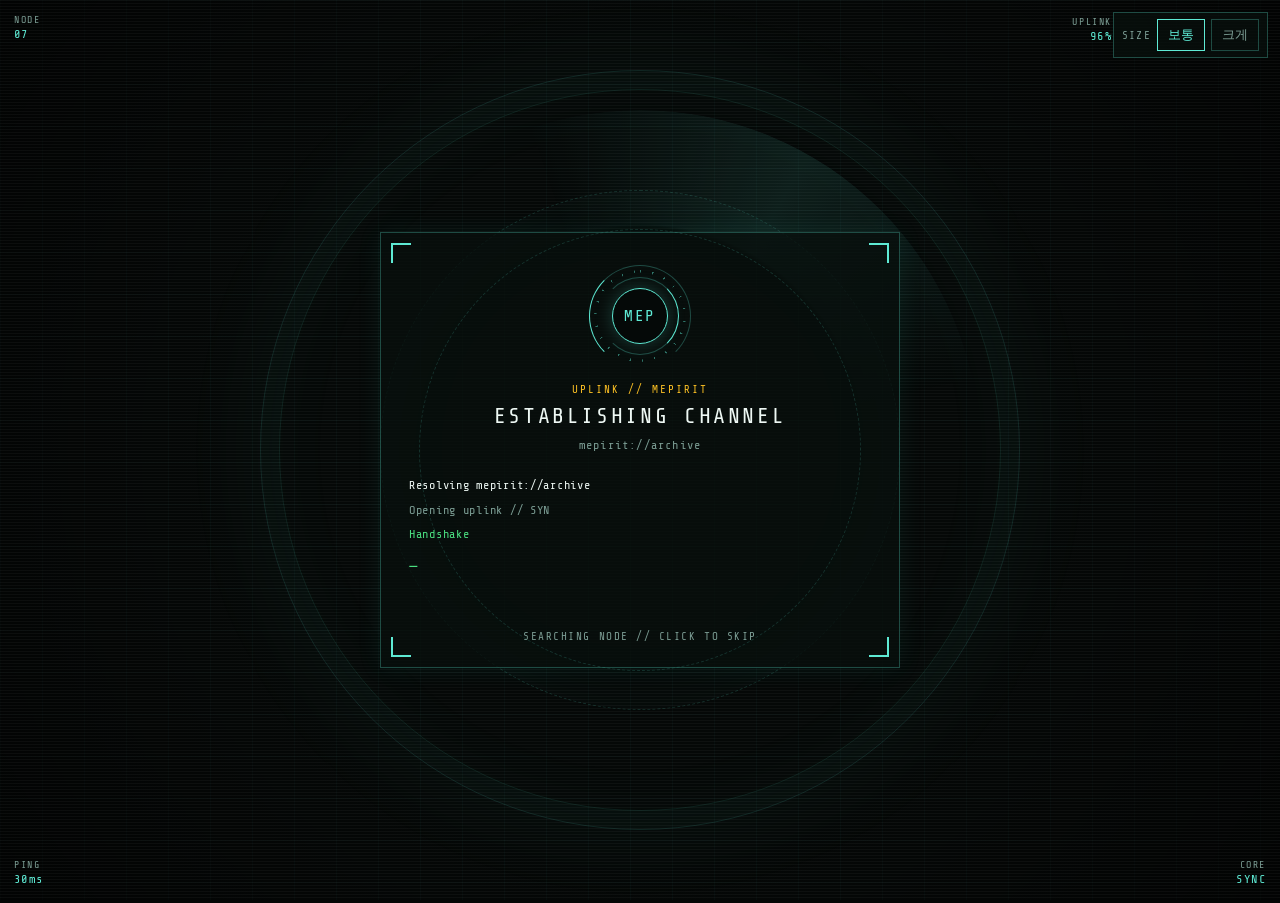
<file: index.html>
<!DOCTYPE html>
<html lang="ko">
  <head>
    <meta charset="UTF-8" />
    <meta name="viewport" content="width=device-width, initial-scale=1.0" />
    <meta name="theme-color" content="#050807" />
    <title>MEPIRIT // ARCHIVE</title>
    <link rel="preconnect" href="https://fonts.googleapis.com" />
    <link rel="preconnect" href="https://fonts.gstatic.com" crossorigin />
    <link
      href="https://fonts.googleapis.com/css2?family=Share+Tech+Mono&display=swap"
      rel="stylesheet"
    />
    <link rel="stylesheet" href="./css/style.css?v=43" />
  </head>
  <body>
    <div class="type-size type-size-float" id="typeSize" role="group" aria-label="글자 크기">
      <span>SIZE</span>
      <button type="button" data-size="normal">보통</button>
      <button type="button" data-size="large">크게</button>
    </div>

    <div class="fx-mood" aria-hidden="true"></div>
    <div class="fx-grid" aria-hidden="true"></div>
    <div class="fx-vignette" aria-hidden="true"></div>
    <div class="fx-scanlines" aria-hidden="true"></div>
    <div class="fx-glitch" id="glitch" aria-hidden="true"></div>
    <div class="node-orbit-layer" aria-hidden="true">
      <span class="node-orbit"></span>
      <span class="node-orbit is-slow"></span>
      <span class="node-sweep"></span>
    </div>
    <div class="node-chips" aria-hidden="true">
      <p class="node-chip node-chip-tl"><span>NODE</span><strong>07</strong></p>
      <p class="node-chip node-chip-tr"><span>UPLINK</span><strong id="hudUplink">98%</strong></p>
      <p class="node-chip node-chip-bl"><span>PING</span><strong id="hudPing">16ms</strong></p>
      <p class="node-chip node-chip-br"><span>CORE</span><strong id="hudCore">SYNC</strong></p>
    </div>

    <section class="gate-screen is-on" id="screenLogin" aria-label="로그인">
      <div class="login-frame is-connecting" id="loginFrame">
        <div class="login-corners" aria-hidden="true"></div>
        <div class="login-reactor">
          <span class="reactor-ticks" aria-hidden="true"></span>
          <span class="reactor-ring" aria-hidden="true"></span>
          <span class="reactor-ring is-inner" aria-hidden="true"></span>
          <div class="login-mark">MEP</div>
        </div>
        <p class="login-kicker" id="loginKicker">UPLINK // MEPIRIT</p>
        <h1 id="loginTitle">ESTABLISHING CHANNEL</h1>
        <p class="login-sub" id="loginSub">mepirit://archive</p>
        <div class="connect-log" id="connectLog" aria-live="polite"></div>
        <form id="loginForm" class="login-form" autocomplete="off" hidden>
          <label for="passwordInput">PASSWORD</label>
          <div class="login-row">
            <span class="login-prompt">&gt;</span>
            <input
              id="passwordInput"
              type="password"
              name="password"
              maxlength="32"
              spellcheck="false"
              autocomplete="off"
            />
          </div>
          <p class="login-msg" id="loginMsg" aria-live="polite"></p>
          <button type="submit" class="btn-sys login-submit">AUTHORIZE</button>
        </form>
        <p class="login-foot" id="loginFoot">SEARCHING NODE</p>
      </div>
    </section>

    <section class="gate-screen" id="screenLoading" aria-label="명단 로딩">
      <div class="login-frame">
        <div class="login-corners" aria-hidden="true"></div>
        <div class="login-reactor">
          <span class="reactor-ticks" aria-hidden="true"></span>
          <span class="reactor-ring" aria-hidden="true"></span>
          <span class="reactor-ring is-inner" aria-hidden="true"></span>
          <div class="login-mark">MEP</div>
        </div>
        <p class="login-kicker">MEPIRIT NODE</p>
        <h1>MOUNTING ARCHIVE ROSTER</h1>
        <p class="login-sub" id="gateLoadMsg">Opening secure index...</p>
        <div class="gate-progress">
          <div class="progress-meta">
            <span>LOAD</span>
            <span id="gateProgressLabel">000%</span>
          </div>
          <div class="progress-track">
            <div class="progress-fill" id="gateProgressFill"></div>
          </div>
        </div>
        <p class="login-foot">PLEASE STAND BY</p>
        <div class="gate-shine" aria-hidden="true"></div>
      </div>
    </section>

    <section class="gate-screen" id="screenSelect" aria-label="개체 선택">
      <div class="roster-wrap">
        <header class="roster-head">
          <div class="login-reactor is-compact">
            <span class="reactor-ticks" aria-hidden="true"></span>
            <span class="reactor-ring" aria-hidden="true"></span>
            <span class="reactor-ring is-inner" aria-hidden="true"></span>
            <div class="login-mark">MEP</div>
          </div>
          <p class="login-kicker">MEPIRIT ROSTER</p>
          <h1>SELECT REGISTERED ENTITY</h1>
          <p class="login-sub">REGISTERED: 1 // EMPTY SLOTS AVAILABLE</p>
        </header>
        <div class="roster" id="roster"></div>
        <button type="button" class="btn-sys" id="signOutBtn">SIGN OUT</button>
      </div>
    </section>

    <div class="crt-root is-hidden" id="screenTerminal">
      <header class="topbar">
        <div class="brand">
          <span class="brand-mark">MEP</span>
          <div class="brand-copy">
            <strong>MEPIRIT ARCHIVE</strong>
            <span>SECURE NODE // ENTITY RECORD</span>
          </div>
        </div>
        <div class="status-cluster">
          <div class="status-item">
            <span class="led" id="led"></span>
            <span id="channelState">OFFLINE</span>
          </div>
          <div class="status-item" id="opStatus">STANDBY</div>
          <div class="status-item clock" id="clock">--:--:--</div>
        </div>
      </header>

      <main class="workspace is-locked" id="workspace">
        <aside class="identity" id="identity">
          <div class="panel-head cad-head">
            <span class="cad-dots" aria-hidden="true"></span>
            <span class="cad-file">MP7_ENTITY.MDL</span>
            <span id="scanLabel">LOCKED</span>
          </div>
          <div class="ident-switch" id="identSwitch">
            <button type="button" class="ident-tab is-active" data-ident="duty" disabled>DUTY</button>
            <button type="button" class="ident-tab" data-ident="casual" disabled>CIVILIAN</button>
          </div>
          <div class="model-stage">
            <div class="portrait" id="portrait">
              <div class="bracket tl"></div>
              <div class="bracket tr"></div>
              <div class="bracket bl"></div>
              <div class="bracket br"></div>
              <img
                src="./assets/mp7-character.jpg"
                alt="MP7 제복 식별 이미지"
                class="portrait-image"
                id="portraitImage"
              />
              <div class="scan-beam" aria-hidden="true"></div>
              <button type="button" class="ident-view" id="identViewBtn" hidden>VIEW IMAGE</button>
              <div class="portrait-hud">
                <span id="identHud">ID: MP7 // FORMAL</span>
                <span id="scanPct">SCAN 000%</span>
              </div>
            </div>
            <div class="dim-rail" aria-hidden="true">
              <span class="dim-line"></span>
              <span class="dim-label" data-field="height">—</span>
            </div>
          </div>
          <div class="ident-sheet">
            <p class="ident-code" data-field="sheet-code">—</p>
            <h2 class="ident-name" data-field="sheet-name">—</h2>
            <p class="ident-sub" data-field="sheet-sub">—</p>
            <p class="ident-status"><span class="ident-dot" aria-hidden="true"></span><span data-field="sheet-status">LOCKED</span></p>
          </div>
          <section class="output-info">
            <div class="panel-head cad-head">
              <span class="cad-dots" aria-hidden="true"></span>
              <span class="cad-file">OUTPUT.INFO</span>
              <span>SPEC</span>
            </div>
            <dl class="spec" id="specList">
              <div>
                <dt>HEIGHT</dt>
                <dd data-field="height">—</dd>
              </div>
              <div>
                <dt>SEX</dt>
                <dd data-field="gender">—</dd>
              </div>
              <div>
                <dt>ORIGIN</dt>
                <dd data-field="origin">—</dd>
              </div>
              <div>
                <dt>CLASS</dt>
                <dd data-field="class">—</dd>
              </div>
              <div>
                <dt>CALIBER</dt>
                <dd data-field="caliber">—</dd>
              </div>
              <div>
                <dt>MAKER</dt>
                <dd data-field="manufacturer">—</dd>
              </div>
            </dl>
            <p class="ident-note"><span data-field="platform">—</span> // <span data-field="mobility">—</span></p>
          </section>
        </aside>

        <section class="console">
          <div class="cad-index">
            <div class="panel-head cad-head">
              <span class="cad-dots" aria-hidden="true"></span>
              <span class="cad-file">PROFILE.DB</span>
              <span>SELECT DATA CATEGORY</span>
            </div>
            <nav class="commands" id="commands" aria-label="프로필 조회 항목"></nav>
          </div>
          <div class="log-wrap" id="logWrap">
            <div class="panel-head log-head cad-head">
              <span class="cad-dots" aria-hidden="true"></span>
              <span class="cad-file">QUERY.LOG</span>
              <span id="hashReadout">HASH ----</span>
            </div>
            <div class="log" id="log" role="log" aria-live="polite"></div>
          </div>
        </section>
      </main>

      <main class="workspace visual-deck is-hidden" id="visualDeck">
        <aside class="vault-index">
          <div class="panel-head cad-head">
            <span class="cad-dots" aria-hidden="true"></span>
            <span class="cad-file">VISUAL.LOG</span>
            <span id="vaultScan">GENERAL</span>
          </div>
          <div class="vault-tabs" id="vaultTabs">
            <button type="button" class="ident-tab is-active" data-vault="field" disabled>GENERAL</button>
            <button type="button" class="ident-tab" data-vault="restricted" disabled>RESTRICTED // 19+</button>
          </div>
          <div class="stills" id="stills"></div>
          <p class="vault-note" id="vaultNote">
            식별 사진과 분리된 일반 기록입니다. 19+ 로그는 RESTRICTED 탭에서 엽니다.
          </p>
        </aside>
        <section class="vault-stage">
          <div class="panel-head cad-head">
            <span class="cad-dots" aria-hidden="true"></span>
            <span class="cad-file">STILL.VIEW</span>
            <span>PREVIEW</span>
          </div>
          <div class="portrait vault-portrait" id="vaultPortrait">
            <div class="bracket tl"></div>
            <div class="bracket tr"></div>
            <div class="bracket bl"></div>
            <div class="bracket br"></div>
            <img class="portrait-image" id="stillPreview" alt="" hidden />
            <p class="vault-placeholder" id="stillEmpty">SELECT A STILL</p>
            <div class="scan-beam" aria-hidden="true"></div>
            <div class="portrait-hud">
              <span id="stillCaption">VISUAL LOG</span>
              <span id="vaultChannel">GENERAL</span>
            </div>
            <p class="viewer-hint" id="viewerHint" hidden>CLICK TO VIEW ORIGINAL</p>
            <p class="still-frame" id="stillFrame" hidden>01 / 02</p>
            <button type="button" class="still-nav still-nav-prev" id="stillPrev" hidden aria-label="이전 컷">‹</button>
            <button type="button" class="still-nav still-nav-next" id="stillNext" hidden aria-label="다음 컷">›</button>
          </div>
        </section>
        <section class="console">
          <div class="log-wrap" id="stillLogWrap">
            <div class="panel-head log-head cad-head">
              <span class="cad-dots" aria-hidden="true"></span>
              <span class="cad-file">STILL.LOG</span>
              <span>SEPARATE ARCHIVE</span>
            </div>
            <div class="log" id="stillLog" role="log" aria-live="polite"></div>
          </div>
        </section>
      </main>

      <section class="track-board is-hidden" id="trackBoard" aria-label="추적 보드" hidden>
        <div class="panel-head cad-head">
          <span class="cad-dots" aria-hidden="true"></span>
          <span class="cad-file">TRACK.FEED</span>
          <span id="trackStatus">LIVE</span>
        </div>
        <div class="track-stage" id="trackStage"></div>
      </section>

      <footer class="toolbar">
        <div class="progress-block">
          <div class="progress-meta">
            <span>LOAD</span>
            <span id="progressLabel">000%</span>
          </div>
          <div class="progress-track" aria-hidden="true">
            <div class="progress-fill" id="progressFill"></div>
          </div>
        </div>
        <div class="type-size type-size-inline" role="group" aria-label="글자 크기">
          <span>SIZE</span>
          <button type="button" data-size="normal">보통</button>
          <button type="button" data-size="large">크게</button>
        </div>
        <div class="toolbar-actions">
          <button type="button" class="btn-sys" id="skipBtn">SKIP BOOT</button>
          <button type="button" class="btn-sys" id="backBtn" hidden>BACK</button>
          <button type="button" class="btn-sys" id="rebootBtn" hidden>REBOOT</button>
          <button type="button" class="btn-sys" id="exitBtn" hidden>EXIT</button>
        </div>
      </footer>
    </div>

    <div class="still-viewer is-hidden" id="stillViewer" hidden>
      <div class="still-viewer-frame">
        <div class="panel-head">
          <span id="viewerCaption">ORIGINAL STILL</span>
          <div class="viewer-tools">
            <button type="button" class="vault-close" id="viewerPrev" hidden>‹</button>
            <button type="button" class="vault-close" id="viewerZoomOut">-</button>
            <button type="button" class="vault-close" id="viewerZoomIn">+</button>
            <button type="button" class="vault-close" id="viewerNext" hidden>›</button>
            <button type="button" class="vault-close" id="viewerClose">CLOSE</button>
          </div>
        </div>
        <div class="still-viewer-stage" id="viewerStage">
          <img id="viewerImage" alt="" draggable="false" />
          <button type="button" class="still-nav still-nav-prev" id="viewerSidePrev" hidden aria-label="이전 컷">‹</button>
          <button type="button" class="still-nav still-nav-next" id="viewerSideNext" hidden aria-label="다음 컷">›</button>
        </div>
      </div>
    </div>

    <script src="./js/data.js?v=52"></script>
    <script src="./js/terminal.js?v=35"></script>
    <script src="./js/fx.js?v=38"></script>
    <script src="./js/app.js?v=47"></script>
  </body>
</html>
</file>
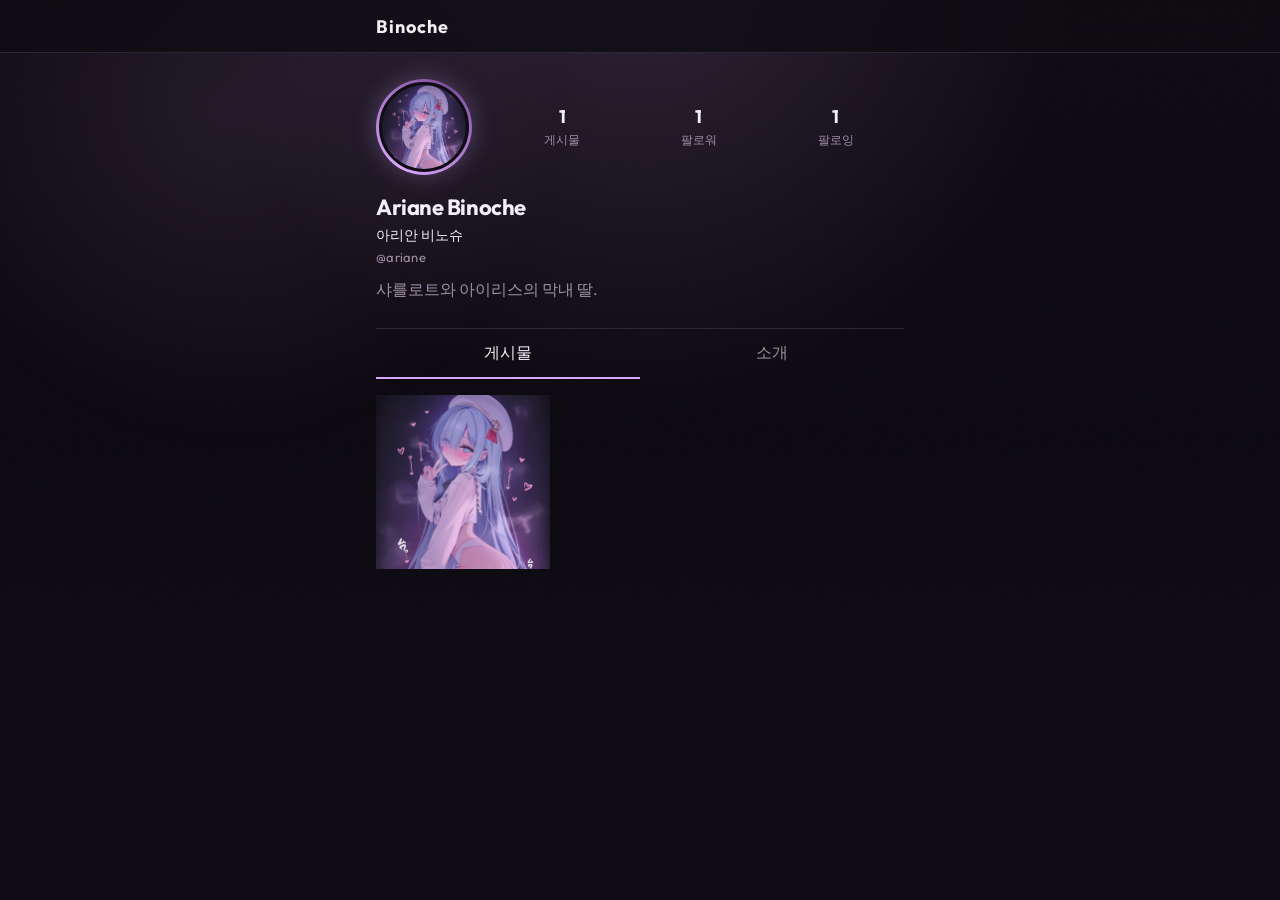
<file: Binoche/index.html>
<!DOCTYPE html>
<html lang="ko">
  <head>
    <meta charset="UTF-8" />
    <meta name="viewport" content="width=device-width, initial-scale=1.0" />
    <meta name="theme-color" content="#0f0b12" />
    <title>Ariane Binoche</title>
    <link rel="preconnect" href="https://fonts.googleapis.com" />
    <link rel="preconnect" href="https://fonts.gstatic.com" crossorigin />
    <link
      href="https://fonts.googleapis.com/css2?family=Outfit:wght@400;500;600;700&display=swap"
      rel="stylesheet"
    />
    <link rel="stylesheet" href="./css/style.css?v=11" />
  </head>
  <body>
    <div class="grain" aria-hidden="true"></div>
    <div class="bloom" aria-hidden="true"></div>

    <header class="top" id="top">
      <div class="top-inner">
        <p class="brand">Binoche</p>
        <div class="top-pin" id="topPin" hidden>
          <img class="top-avatar" id="topAvatar" alt="" />
          <span id="topHandle"></span>
        </div>
      </div>
    </header>

    <main class="page">
      <section class="profile" id="profile">
        <div class="profile-row">
          <div class="avatar-wrap">
            <img class="avatar" id="avatar" src="./assets/profile-01.jpg" alt="Ariane Binoche" />
          </div>
          <div class="stats">
            <p><strong id="statPosts">0</strong><span>게시물</span></p>
            <button type="button" class="stat-btn" id="followersBtn">
              <strong id="statFollowers">0</strong><span>팔로워</span>
            </button>
            <button type="button" class="stat-btn" id="followingBtn">
              <strong id="statFollowing">0</strong><span>팔로잉</span>
            </button>
          </div>
        </div>
        <div class="identity">
          <h1 class="name" id="profileName">Ariane Binoche</h1>
          <p class="name-ko" id="profileNameKo">아리안 비노슈</p>
          <p class="handle" id="profileHandle">@ariane</p>
          <p class="bio" id="profileBio">샤를로트와 아이리스의 막내 딸.</p>
        </div>
      </section>

      <nav class="tabs" aria-label="프로필 탭">
        <button type="button" class="tab is-on" data-tab="posts">게시물</button>
        <button type="button" class="tab" data-tab="about">소개</button>
      </nav>

      <section class="panel is-on" id="panelPosts">
        <div class="grid" id="grid"></div>
      </section>

      <section class="panel" id="panelAbout" hidden>
        <div class="about-stack">
          <p class="about-kicker">소개</p>
          <div class="about" id="about"></div>
        </div>
      </section>
    </main>

    <div class="viewer" id="viewer" hidden>
      <button type="button" class="viewer-close" id="viewerClose" aria-label="닫기">닫기</button>
      <figure class="viewer-frame">
        <img id="viewerImage" alt="" />
        <figcaption id="viewerCaption" hidden></figcaption>
      </figure>
    </div>

    <div class="follow-sheet" id="followSheet" hidden>
      <div class="follow-panel" role="dialog" aria-modal="true" aria-labelledby="followTitle">
        <div class="follow-head">
          <p id="followTitle">팔로워</p>
          <button type="button" class="follow-close" id="followClose" aria-label="닫기">닫기</button>
        </div>
        <div class="follow-list" id="followList"></div>
      </div>
    </div>

    <script src="./js/data.js?v=13"></script>
    <script src="./js/app.js?v=8"></script>
  </body>
</html>
</file>
<file: css/style.css>
:root {
  --bg: #050807;
  --bg-panel: rgba(8, 16, 14, 0.78);
  --line: rgba(94, 234, 212, 0.28);
  --cyan: #5eead4;
  --cyan-dim: #2dd4bf;
  --green: #4ade80;
  --amber: #fbbf24;
  --text: #eef8f4;
  --muted: #7b9c93;
  --danger: #fb7185;
  --shadow: 0 0 24px rgba(45, 212, 191, 0.08);
  --mono: "Share Tech Mono", Consolas, "Courier New", monospace;
  --fs-2xs: 10px;
  --fs-xs: 11px;
  --fs-sm: 12px;
  --fs-md: 13px;
  --fs-base: 14px;
  --fs-input: 18px;
  --fs-title: clamp(16px, 4vw, 22px);
  --grid: rgba(94, 234, 212, 0.045);
  --portrait-mat: #e8eef2;
  --mood: transparent;
}

html.theme-civilian {
  --bg: #070b0a;
  --bg-panel: rgba(9, 18, 16, 0.82);
  --line: rgba(148, 196, 176, 0.3);
  --cyan: #a8d7c2;
  --cyan-dim: #86bba4;
  --green: #9fd4ae;
  --amber: #c5d4b0;
  --text: #f2f8f4;
  --muted: #8eaa9c;
  --shadow: 0 0 24px rgba(148, 196, 176, 0.1);
  --grid: rgba(148, 196, 176, 0.05);
  --portrait-mat: #dce8e3;
  --mood: rgba(130, 190, 160, 0.07);
}

html.font-large {
  --fs-2xs: 13px;
  --fs-xs: 14px;
  --fs-sm: 16px;
  --fs-md: 17px;
  --fs-base: 18px;
  --fs-input: 22px;
  --fs-title: clamp(20px, 4.6vw, 28px);
}

* {
  box-sizing: border-box;
}

html,
body {
  margin: 0;
  min-height: 100%;
  background: var(--bg);
  color: var(--text);
  font-family: var(--mono);
}

body {
  overflow-x: hidden;
  position: relative;
  background: var(--bg);
  color: var(--text);
  transition: background-color 0.7s ease, color 0.7s ease;
}

body.is-booting {
  cursor: pointer;
}

button,
img {
  display: block;
}

button {
  font-family: inherit;
  color: inherit;
  background: transparent;
  border: 1px solid var(--line);
  cursor: pointer;
}

.crt-root {
  position: relative;
  min-height: 100dvh;
  display: flex;
  flex-direction: column;
  padding: 14px 16px 12px;
  overflow: hidden;
  z-index: 1;
}

.crt-root.is-hidden {
  display: none;
}

.fx-grid,
.fx-vignette,
.fx-scanlines,
.fx-glitch {
  pointer-events: none;
  position: absolute;
  inset: 0;
  z-index: 0;
}

.fx-grid {
  background-image:
    linear-gradient(var(--grid) 1px, transparent 1px),
    linear-gradient(90deg, var(--grid) 1px, transparent 1px);
  background-size: 42px 42px;
  animation: grid-drift 28s linear infinite;
  opacity: 0.7;
}

.fx-mood {
  pointer-events: none;
  position: absolute;
  inset: 0;
  z-index: 0;
  background:
    radial-gradient(ellipse at 28% 18%, var(--mood), transparent 58%),
    radial-gradient(ellipse at 80% 90%, var(--mood), transparent 52%);
  opacity: 0;
  transition: opacity 0.7s ease;
}

html.theme-civilian .fx-mood {
  opacity: 1;
}

.fx-vignette {
  background: radial-gradient(circle at center, transparent 48%, rgba(0, 0, 0, 0.62) 100%);
  transition: background 0.7s ease;
}

.fx-scanlines {
  background: repeating-linear-gradient(
    to bottom,
    rgba(255, 255, 255, 0.035) 0,
    rgba(255, 255, 255, 0.035) 1px,
    transparent 1px,
    transparent 3px
  );
  animation: scan-sweep 7s linear infinite;
  mix-blend-mode: screen;
}

.fx-glitch {
  opacity: 0;
  background:
    linear-gradient(90deg, rgba(255, 0, 80, 0.12), transparent 40%),
    linear-gradient(270deg, rgba(0, 255, 200, 0.12), transparent 40%);
}

.fx-glitch.is-on {
  animation: glitch-burst 0.48s steps(2, end);
}

.node-orbit-layer {
  pointer-events: none;
  position: fixed;
  inset: 0;
  z-index: 0;
  overflow: hidden;
}

.node-orbit,
.node-sweep {
  position: absolute;
  left: 50%;
  top: 50%;
  translate: -50% -50%;
  border-radius: 50%;
}

.node-orbit {
  width: min(78vw, 760px);
  height: min(78vw, 760px);
  border: 1px solid rgba(94, 234, 212, 0.12);
  box-shadow: inset 0 0 90px rgba(94, 234, 212, 0.04);
}

.node-orbit.is-slow {
  width: min(56vw, 520px);
  height: min(56vw, 520px);
  border: 1px dashed rgba(94, 234, 212, 0.16);
  animation: spin 48s linear infinite;
}

.node-sweep {
  width: min(70vw, 680px);
  height: min(70vw, 680px);
  background: conic-gradient(from 80deg, transparent 0 72%, rgba(94, 234, 212, 0.14) 86%, transparent 100%);
  -webkit-mask: radial-gradient(circle, transparent 46%, #000 47%);
  mask: radial-gradient(circle, transparent 46%, #000 47%);
  animation: spin 11s linear infinite;
  opacity: 0.7;
}

body.is-terminal .node-orbit {
  opacity: 0.28;
}

body.is-terminal .node-sweep {
  opacity: 0.16;
}

.node-chips {
  pointer-events: none;
  position: fixed;
  inset: 0;
  z-index: 4;
}

.node-chip {
  position: absolute;
  display: flex;
  flex-direction: column;
  gap: 2px;
  margin: 0;
  color: var(--muted);
  font-size: 10px;
  letter-spacing: 0.16em;
}

.node-chip strong {
  color: var(--cyan);
  font-weight: 400;
  font-size: 12px;
  letter-spacing: 0.12em;
}

.node-chip-tl { top: 14px; left: 14px; }
.node-chip-tr { top: 16px; right: 168px; text-align: right; }
.node-chip-bl { bottom: 14px; left: 14px; }
.node-chip-br { bottom: 14px; right: 14px; text-align: right; }

body.is-terminal .node-chip-tr { top: 14px; }

body.is-terminal .node-chips {
  display: none;
}

.topbar,
.toolbar,
.identity,
.console,
.log-wrap,
.commands,
.portrait,
.vault-stage,
.vault-index,
.cmd,
.btn-sys {
  position: relative;
  z-index: 1;
}

.topbar,
.toolbar,
.identity,
.console,
.log-wrap,
.commands,
.cmd,
.btn-sys,
.ident-tab,
.portrait {
  transition: background-color 0.55s ease, border-color 0.55s ease, color 0.55s ease, box-shadow 0.55s ease;
}

.topbar,
.toolbar {
  display: flex;
  justify-content: space-between;
  align-items: center;
  gap: 12px;
  border: 1px solid var(--line);
  background: var(--bg-panel);
  box-shadow: var(--shadow);
}

.topbar {
  padding: 10px 14px;
}

.brand {
  display: flex;
  align-items: center;
  gap: 12px;
  min-width: 0;
}

.brand-mark {
  display: grid;
  place-items: center;
  width: 42px;
  height: 42px;
  border: 1px solid var(--cyan);
  color: var(--cyan);
  font-size: var(--fs-base);
  letter-spacing: 0.08em;
}

.brand-copy {
  display: flex;
  flex-direction: column;
  gap: 2px;
  min-width: 0;
}

.brand-copy strong {
  font-weight: 400;
  font-size: var(--fs-base);
  letter-spacing: 0.08em;
}

.brand-copy span {
  color: var(--muted);
  font-size: var(--fs-xs);
  letter-spacing: 0.12em;
}

.status-cluster {
  display: flex;
  flex-wrap: wrap;
  justify-content: flex-end;
  gap: 10px 16px;
  font-size: var(--fs-sm);
  letter-spacing: 0.08em;
  color: var(--muted);
}

.status-item {
  display: inline-flex;
  align-items: center;
  gap: 8px;
}

.led {
  width: 8px;
  height: 8px;
  border-radius: 50%;
  background: #6b7280;
  box-shadow: 0 0 0 0 rgba(107, 114, 128, 0.4);
}

.led.is-warn {
  background: var(--amber);
  animation: led-pulse 1s ease-in-out infinite;
}

.led.is-live {
  background: var(--green);
  animation: led-pulse 1.4s ease-in-out infinite;
}

.status-item.is-busy {
  color: var(--amber);
}

.status-item.is-busy::after {
  content: "";
  width: 8px;
  height: 8px;
  border: 1px solid var(--amber);
  border-top-color: transparent;
  border-radius: 50%;
  animation: spin 0.7s linear infinite;
}

.workspace {
  flex: 1;
  display: grid;
  grid-template-columns: minmax(280px, 360px) 1fr;
  gap: 8px;
  min-height: 0;
  margin: 12px 0;
}

.visual-deck {
  grid-template-columns: minmax(196px, 240px) minmax(0, 1.35fr) minmax(280px, 1fr);
}

.workspace.is-locked .identity {
  filter: grayscale(1) brightness(0.42);
}

.workspace.is-locked .commands {
  opacity: 0.38;
}

.identity,
.log-wrap,
.vault-stage,
.vault-index,
.cad-index,
.output-info {
  border: 1px solid var(--line);
  background: var(--bg-panel);
}

.identity,
.console {
  display: flex;
  flex-direction: column;
  min-height: 0;
}

.workspace.is-ready .identity {
  box-shadow: inset 0 0 48px rgba(94, 234, 212, 0.05), var(--shadow);
}

.identity {
  overflow: auto;
}

.console {
  display: flex;
  flex-direction: column;
  gap: 8px;
  min-height: 0;
  padding: 0;
  border: 0;
  background: transparent;
}

.cad-index {
  display: flex;
  flex-direction: column;
  flex: 0 0 auto;
  min-height: 0;
}

.panel-head {
  display: flex;
  justify-content: space-between;
  align-items: center;
  gap: 10px;
  padding: 8px 12px;
  border-bottom: 1px solid var(--line);
  color: var(--muted);
  font-size: var(--fs-xs);
  letter-spacing: 0.14em;
}

.cad-head {
  min-height: 34px;
}

.cad-dots {
  flex: 0 0 auto;
  width: 6px;
  height: 6px;
  border-radius: 50%;
  background: #fb7185;
  box-shadow: 10px 0 0 #fbbf24, 20px 0 0 #4ade80;
  margin-right: 22px;
}

.cad-file {
  margin-right: auto;
  color: var(--cyan);
  letter-spacing: 0.12em;
}

.ident-switch {
  display: grid;
  grid-template-columns: 1fr 1fr;
  gap: 0;
  border-bottom: 1px solid var(--line);
}

.ident-tab {
  min-height: 40px;
  border: 0;
  border-right: 1px solid var(--line);
  letter-spacing: 0.12em;
  color: var(--muted);
}

.ident-tab:last-child {
  border-right: 0;
}

.ident-tab:hover:not(:disabled) {
  color: var(--cyan);
  background: color-mix(in srgb, var(--cyan) 10%, transparent);
}

.ident-tab.is-active {
  color: var(--green);
  background: color-mix(in srgb, var(--green) 12%, transparent);
}

.ident-tab:disabled {
  cursor: not-allowed;
}

.workspace.is-hidden,
.visual-deck.is-hidden,
body.is-visual #workspace {
  display: none;
}

body.is-visual #visualDeck {
  display: grid;
}

body.is-tracking #workspace,
body.is-tracking #visualDeck {
  display: none;
}

.track-board {
  display: none;
  flex: 1;
  flex-direction: column;
  min-height: 0;
  margin: 12px 0;
  overflow: hidden;
  border: 1px solid var(--line);
  background: var(--bg-panel);
}

.track-board:not([hidden]) {
  display: flex;
}

.track-stage {
  position: relative;
  flex: 1;
  min-height: 68vh;
  overflow: hidden;
  background-image:
    linear-gradient(rgba(94, 234, 212, 0.045) 1px, transparent 1px),
    linear-gradient(90deg, rgba(94, 234, 212, 0.045) 1px, transparent 1px);
  background-size: 28px 28px;
}

.track-win {
  position: absolute;
  top: var(--tt);
  left: var(--tl);
  width: var(--tw);
  z-index: var(--tz, 1);
  transform: rotate(var(--tr, 0deg));
  padding: 0;
  overflow: hidden;
  text-align: left;
  border: 1px solid var(--line);
  background: rgba(8, 16, 14, 0.94);
  box-shadow: 0 16px 36px rgba(0, 0, 0, 0.5);
  opacity: 0;
  pointer-events: none;
  cursor: pointer;
  transition: opacity 0.22s ease, filter 0.22s ease, box-shadow 0.22s ease, border-color 0.22s ease;
}

.track-win.is-on {
  opacity: 1;
  pointer-events: auto;
  animation: track-pop 0.4s ease both;
}

.track-win:hover {
  z-index: 40;
  border-color: color-mix(in srgb, var(--cyan) 55%, var(--line));
}

.track-win.is-hot {
  border-color: var(--cyan);
  box-shadow: 0 20px 48px rgba(0, 0, 0, 0.62), 0 0 0 1px var(--cyan);
}

.track-stage.has-focus .track-win:not(.is-hot) {
  opacity: 0.38;
  filter: saturate(0.65) brightness(0.72);
}

.track-stage.has-focus .track-win.is-hot {
  opacity: 1;
  filter: none;
  z-index: 50;
}

.track-win-head,
.track-win-foot {
  display: flex;
  justify-content: space-between;
  gap: 8px;
  padding: 5px 8px;
  font-size: var(--fs-2xs);
  letter-spacing: 0.12em;
  color: var(--muted);
}

.track-win-head {
  border-bottom: 1px solid var(--line);
}

.track-win-foot {
  border-top: 1px solid var(--line);
  color: var(--cyan);
}

.track-win img {
  display: block;
  width: 100%;
  aspect-ratio: 16 / 10;
  object-fit: cover;
  object-position: center 22%;
  background: #111;
}

.track-win.is-subject img {
  object-position: center top;
}

@keyframes track-pop {
  from {
    opacity: 0;
    transform: rotate(var(--tr, 0deg)) translateY(10px) scale(0.96);
  }
  to {
    opacity: 1;
    transform: rotate(var(--tr, 0deg)) translateY(0) scale(1);
  }
}

.vault-index,
.vault-stage {
  display: flex;
  flex-direction: column;
  min-height: 0;
  overflow: hidden;
  border: 1px solid var(--line);
  background: var(--bg-panel);
}

.vault-tabs {
  display: grid;
  grid-template-columns: 1fr 1fr;
  border-bottom: 1px solid var(--line);
}

.portrait.vault-portrait {
  flex: 1;
  margin: 0;
  min-height: 0;
  overflow: hidden;
  background: #050807;
}

.vault-portrait.has-still {
  cursor: zoom-in;
  touch-action: pan-y;
}

.vault-portrait .portrait-image {
  position: absolute;
  inset: 0;
  width: 100%;
  height: 100%;
  max-height: none;
  object-fit: cover;
  object-position: center 18%;
}

.portrait-image.is-revealing,
.still-viewer-stage img.is-revealing {
  animation: still-reveal 0.7s ease both;
}

.viewer-hint {
  position: absolute;
  top: 10px;
  right: 10px;
  margin: 0;
  padding: 4px 8px;
  border: 1px solid var(--line);
  background: rgba(5, 8, 7, 0.78);
  color: var(--cyan);
  font-size: var(--fs-2xs);
  letter-spacing: 0.12em;
  z-index: 3;
  pointer-events: none;
}

.viewer-hint[hidden] {
  display: none;
}

.still-frame {
  position: absolute;
  left: 10px;
  top: 10px;
  margin: 0;
  padding: 4px 8px;
  border: 1px solid var(--line);
  background: rgba(5, 8, 7, 0.78);
  color: var(--cyan);
  font-size: var(--fs-2xs);
  letter-spacing: 0.12em;
  z-index: 3;
  pointer-events: none;
}

.still-frame[hidden] {
  display: none;
}

.still-nav {
  position: absolute;
  top: 50%;
  z-index: 4;
  width: 36px;
  min-width: 36px;
  min-height: 48px;
  padding: 0;
  transform: translateY(-50%);
  font-size: 22px;
  line-height: 1;
  color: var(--cyan);
  background: rgba(5, 8, 7, 0.78);
  border: 1px solid var(--line);
  cursor: pointer;
}

.still-nav-prev {
  left: 8px;
}

.still-nav-next {
  right: 8px;
}

.still-nav[hidden] {
  display: none;
}

.still-nav:hover {
  color: var(--cyan);
  border-color: var(--cyan);
}

.still-viewer {
  position: fixed;
  inset: 0;
  z-index: 40;
  display: grid;
  background: #050807;
}

.still-viewer.is-hidden,
.still-viewer[hidden] {
  display: none;
}

.still-viewer-frame {
  width: 100%;
  height: 100%;
  display: flex;
  flex-direction: column;
  min-height: 0;
  background: #050807;
}

.still-viewer-frame .panel-head {
  flex: 0 0 auto;
  z-index: 2;
}

.viewer-tools {
  display: flex;
  gap: 6px;
}

.vault-close {
  min-height: 32px;
  min-width: 32px;
  padding: 0 10px;
  font-size: var(--fs-xs);
  letter-spacing: 0.12em;
}

.vault-close:hover {
  color: var(--cyan);
  border-color: var(--cyan);
}

.still-viewer-stage {
  flex: 1;
  min-height: 0;
  position: relative;
  overflow: hidden;
  cursor: grab;
  background: #050807;
  touch-action: none;
}

.still-viewer-stage.is-dragging {
  cursor: grabbing;
}

.still-viewer-stage img {
  position: absolute;
  left: 50%;
  top: 50%;
  width: auto;
  height: auto;
  max-width: none;
  max-height: none;
  transform-origin: center center;
  user-select: none;
  pointer-events: none;
}

.vault-placeholder {
  position: absolute;
  inset: 0;
  margin: 0;
  display: grid;
  place-items: center;
  color: var(--muted);
  font-size: var(--fs-xs);
  letter-spacing: 0.12em;
}

.vault-placeholder[hidden] {
  display: none;
}

.vault-note,
.vault-empty {
  margin: 0;
  padding: 8px 10px 10px;
  color: var(--muted);
  font-size: var(--fs-2xs);
  letter-spacing: 0.08em;
  text-align: left;
}

.vault-note {
  border-top: 1px solid var(--line);
}

.vault-empty {
  padding: 18px 12px;
  text-align: center;
}

.stills {
  flex: 1;
  display: flex;
  flex-direction: column;
  gap: 6px;
  padding: 8px;
  min-height: 0;
  overflow: auto;
}

.still-card {
  min-height: 58px;
  padding: 0;
  overflow: hidden;
  display: grid;
  grid-template-columns: 64px minmax(0, 1fr);
  text-align: left;
  flex: 0 0 auto;
}

.still-card img {
  width: 64px;
  height: 58px;
  object-fit: cover;
  object-position: center 18%;
}

.still-card span {
  padding: 6px 8px;
  color: var(--muted);
  font-size: var(--fs-2xs);
  letter-spacing: 0.08em;
  display: flex;
  flex-direction: column;
  justify-content: center;
  min-width: 0;
}

.still-card.is-active span {
  color: var(--green);
}

.still-card.is-active {
  border-color: var(--green);
}

.still-card:hover:not(:disabled) {
  border-color: var(--cyan);
}

.still-card:disabled {
  opacity: 0.4;
  cursor: not-allowed;
}

.portrait {
  position: relative;
  overflow: hidden;
  background-color: var(--portrait-mat);
  background-image:
    linear-gradient(rgba(8, 24, 20, 0.08) 1px, transparent 1px),
    linear-gradient(90deg, rgba(8, 24, 20, 0.08) 1px, transparent 1px);
  background-size: 14px 14px;
  border: 1px solid color-mix(in srgb, var(--cyan) 40%, transparent);
}

.model-stage {
  display: grid;
  grid-template-columns: minmax(0, 1fr) 32px;
  margin: 10px 10px 0;
}

.model-stage .portrait {
  margin: 0;
}

.dim-rail {
  position: relative;
}

.dim-line {
  position: absolute;
  left: 50%;
  top: 10px;
  bottom: 28px;
  width: 1px;
  background: color-mix(in srgb, var(--cyan) 55%, transparent);
}

.dim-line::before,
.dim-line::after {
  content: "";
  position: absolute;
  left: -4px;
  width: 9px;
  height: 1px;
  background: var(--cyan);
}

.dim-line::before { top: 0; }
.dim-line::after { bottom: 0; }

.dim-label {
  position: absolute;
  left: 50%;
  bottom: 4px;
  transform: translateX(-50%);
  color: var(--cyan);
  font-size: 10px;
  letter-spacing: 0.08em;
  writing-mode: vertical-rl;
  rotate: 180deg;
  white-space: nowrap;
}

.portrait-image {
  width: 100%;
  height: auto;
  max-height: 38vh;
  object-fit: contain;
  object-position: center top;
}

.workspace.is-locked .portrait-image {
  opacity: 0.28;
}

.workspace.is-ready .portrait-image {
  animation: ident-in 0.7s ease both;
}

.bracket {
  position: absolute;
  width: 18px;
  height: 18px;
  border-color: var(--cyan);
  border-style: solid;
  z-index: 2;
}

.bracket.tl { top: 8px; left: 8px; border-width: 2px 0 0 2px; }
.bracket.tr { top: 8px; right: 8px; border-width: 2px 2px 0 0; }
.bracket.bl { bottom: 28px; left: 8px; border-width: 0 0 2px 2px; }
.bracket.br { bottom: 28px; right: 8px; border-width: 0 2px 2px 0; }

.workspace.is-ready .bracket {
  animation: bracket-lock 0.6s ease both;
}

.scan-beam {
  position: absolute;
  left: 0;
  right: 0;
  height: 18%;
  top: -20%;
  background: linear-gradient(to bottom, transparent, rgba(94, 234, 212, 0.28), transparent);
  opacity: 0;
  z-index: 2;
}

.portrait.is-scanning .scan-beam {
  animation: scan-beam 1.1s ease-in-out;
}

.portrait-hud {
  position: absolute;
  left: 0;
  right: 0;
  bottom: 0;
  display: flex;
  justify-content: space-between;
  padding: 6px 8px;
  background: rgba(5, 8, 7, 0.78);
  color: var(--cyan);
  font-size: var(--fs-xs);
  letter-spacing: 0.12em;
  z-index: 3;
}

.ident-view {
  position: absolute;
  top: 10px;
  right: 10px;
  z-index: 4;
  min-height: 28px;
  padding: 4px 8px;
  border: 1px solid var(--line);
  background: rgba(5, 8, 7, 0.78);
  color: var(--cyan);
  font-size: var(--fs-2xs);
  letter-spacing: 0.12em;
}

.ident-view[hidden] {
  display: none;
}

.ident-view:hover {
  border-color: var(--cyan);
}

.output-info {
  margin: 8px 10px 10px;
}

.output-info .spec {
  border-top: 0;
}

.output-info .ident-note {
  border-top: 0;
}

.ident-sheet {
  padding: 10px 12px 8px;
}

.ident-code {
  margin: 0;
  color: var(--muted);
  font-size: var(--fs-2xs);
  letter-spacing: 0.16em;
}

.ident-name {
  margin: 6px 0 4px;
  color: var(--text);
  font-size: clamp(18px, 2.2vw, 26px);
  font-weight: 400;
  letter-spacing: 0.04em;
  line-height: 1.15;
}

.ident-sub {
  margin: 0;
  color: var(--muted);
  font-size: var(--fs-xs);
  letter-spacing: 0.04em;
  line-height: 1.45;
}

.ident-status {
  display: flex;
  align-items: center;
  gap: 8px;
  margin: 10px 0 0;
  color: var(--green);
  font-size: var(--fs-2xs);
  letter-spacing: 0.14em;
}

.ident-dot {
  width: 7px;
  height: 7px;
  border-radius: 50%;
  background: var(--green);
  box-shadow: 0 0 8px var(--green);
}

.workspace.is-locked .ident-status {
  color: var(--muted);
}

.workspace.is-locked .ident-dot {
  background: var(--muted);
  box-shadow: none;
}

.spec {
  display: grid;
  grid-template-columns: 1fr 1fr;
  margin: 0;
  padding: 0;
  border-top: 1px solid var(--line);
}

.spec div {
  display: block;
  padding: 10px 12px;
  border-bottom: 1px solid rgba(94, 234, 212, 0.12);
  border-right: 1px solid rgba(94, 234, 212, 0.12);
  font-size: var(--fs-sm);
}

.spec div:nth-child(2n) {
  border-right: 0;
}

.spec dt {
  margin: 0 0 4px;
  color: var(--muted);
  font-size: var(--fs-2xs);
  letter-spacing: 0.12em;
}

.spec dd {
  margin: 0;
  color: var(--text);
  line-height: 1.4;
}

.spec dd.is-filled {
  color: var(--text);
}

.ident-note {
  margin: 0;
  padding: 8px 12px 12px;
  color: var(--muted);
  font-size: var(--fs-2xs);
  letter-spacing: 0.08em;
  border-top: 1px solid var(--line);
}

.commands {
  display: grid;
  grid-template-columns: repeat(2, minmax(0, 1fr));
  gap: 8px;
  padding: 10px 12px;
  border-bottom: 0;
}

.cmd:last-child {
  grid-column: 1 / -1;
}

.cmd,
.btn-sys {
  touch-action: manipulation;
}

.cmd {
  min-height: 48px;
  display: flex;
  align-items: center;
  justify-content: space-between;
  gap: 8px;
  padding: 8px 10px;
  text-align: left;
  letter-spacing: 0.06em;
  transition: border-color 0.15s ease, background 0.15s ease, color 0.15s ease;
}

.cmd:hover:not(:disabled) {
  border-color: var(--cyan);
  background: rgba(94, 234, 212, 0.08);
}

.cmd:active:not(:disabled) {
  transform: translateY(1px);
}

.cmd:disabled {
  cursor: not-allowed;
}

.cmd-key {
  font-size: var(--fs-sm);
}

.cmd-state {
  font-size: var(--fs-2xs);
  color: var(--muted);
}

.cmd.is-running {
  border-color: var(--amber);
  color: var(--amber);
  animation: cmd-pulse 0.9s ease-in-out infinite;
}

.cmd.is-accessed {
  border-color: rgba(74, 222, 128, 0.55);
}

.cmd.is-accessed .cmd-state,
.cmd.is-active .cmd-state {
  color: var(--green);
}

.cmd.is-active {
  background: rgba(74, 222, 128, 0.08);
}

.log-wrap {
  flex: 1;
  display: flex;
  flex-direction: column;
  min-height: 280px;
}

body.is-booting .log-wrap,
body.is-busy .log-wrap {
  cursor: pointer;
}

.log-head {
  border-top: 0;
}

.log {
  flex: 1;
  min-height: 240px;
  max-height: calc(100dvh - 360px);
  overflow: auto;
  padding: 12px 14px 18px;
  font-size: var(--fs-md);
  line-height: 1.55;
}

.line {
  white-space: pre-wrap;
  word-break: break-word;
  line-height: 1.7;
}

.line.hdr {
  color: var(--cyan);
  margin-top: 6px;
  margin-bottom: 8px;
  letter-spacing: 0.08em;
}

.line.section {
  color: var(--cyan);
  margin-top: 10px;
  margin-bottom: 4px;
  letter-spacing: 0.06em;
}

.line.sys {
  color: var(--text);
}

.line.dim {
  color: var(--muted);
}

.line.ok {
  color: var(--green);
}

.line.warn {
  color: var(--amber);
}

.line.cmd,
.line.prompt {
  color: var(--cyan-dim);
}

.line.data,
.line.data-body {
  color: #eef8f4;
  margin-bottom: 2px;
}

.line.blank {
  height: 16px;
}

.line.is-flash {
  animation: line-flash 0.9s ease;
}

.cursor-line {
  color: var(--muted);
  margin-top: 8px;
}

.cursor {
  display: inline-block;
  color: var(--cyan);
  animation: blink 1s step-end infinite;
}

.toolbar {
  padding: 10px 12px;
}

.progress-block {
  flex: 1;
  min-width: 0;
}

.progress-meta {
  display: flex;
  justify-content: space-between;
  margin-bottom: 6px;
  color: var(--muted);
  font-size: var(--fs-xs);
  letter-spacing: 0.14em;
}

.progress-track {
  height: 6px;
  background: rgba(255, 255, 255, 0.06);
  border: 1px solid var(--line);
}

.progress-fill {
  width: 0;
  height: 100%;
  background: linear-gradient(90deg, var(--cyan-dim), var(--green));
  box-shadow: 0 0 12px rgba(45, 212, 191, 0.45);
  transition: width 0.25s ease;
}

.toolbar-actions {
  display: flex;
  gap: 8px;
}

.btn-sys {
  min-height: 44px;
  min-width: 118px;
  padding: 0 14px;
  letter-spacing: 0.12em;
}

.btn-sys:hover {
  border-color: var(--cyan);
  color: var(--cyan);
}

.btn-sys:disabled {
  opacity: 0.5;
  cursor: wait;
}

@keyframes grid-drift {
  from { background-position: 0 0; }
  to { background-position: 42px 42px; }
}

@keyframes scan-sweep {
  from { transform: translateY(-8%); }
  to { transform: translateY(8%); }
}

@keyframes led-pulse {
  0%, 100% { box-shadow: 0 0 0 0 currentColor; opacity: 1; }
  50% { box-shadow: 0 0 10px 2px currentColor; opacity: 0.7; }
}

@keyframes spin {
  to { transform: rotate(360deg); }
}

@keyframes glitch-burst {
  0% { opacity: 0; transform: translate(0, 0); }
  20% { opacity: 1; transform: translate(-4px, 1px); }
  40% { opacity: 0.7; transform: translate(5px, -2px); }
  60% { opacity: 1; transform: translate(-2px, 2px); }
  80% { opacity: 0.5; transform: translate(3px, 0); }
  100% { opacity: 0; transform: translate(0, 0); }
}

@keyframes scan-beam {
  0% { top: -20%; opacity: 0; }
  15% { opacity: 1; }
  100% { top: 110%; opacity: 0; }
}

@keyframes bracket-lock {
  from { transform: scale(1.35); opacity: 0; }
  to { transform: scale(1); opacity: 1; }
}

@keyframes ident-in {
  from { opacity: 0; filter: brightness(2.2); }
  to { opacity: 1; filter: none; }
}

@keyframes still-reveal {
  0% {
    opacity: 0.2;
    filter: brightness(2.8) saturate(0.25) contrast(1.35);
    clip-path: inset(0 0 100% 0);
  }
  45% {
    opacity: 1;
    filter: brightness(1.35) saturate(0.8);
    clip-path: inset(0 0 18% 0);
  }
  100% {
    opacity: 1;
    filter: none;
    clip-path: inset(0 0 0 0);
  }
}

@keyframes cmd-pulse {
  0%, 100% { background: transparent; }
  50% { background: rgba(251, 191, 36, 0.1); }
}

@keyframes blink {
  50% { opacity: 0; }
}

@keyframes line-flash {
  0%, 100% { background: transparent; }
  30% { background: rgba(94, 234, 212, 0.16); }
}

@media (max-width: 959px) {
  .crt-root {
    padding: 10px;
  }

  .topbar,
  .toolbar {
    flex-direction: column;
    align-items: stretch;
  }

  .status-cluster {
    justify-content: space-between;
  }

  .workspace {
    grid-template-columns: 1fr;
    margin: 10px 0;
  }

  .portrait-image {
    max-height: 34vh;
  }

  .commands {
    grid-template-columns: 1fr;
  }

  .visual-deck {
    grid-template-columns: 1fr;
  }

  .vault-index {
    max-height: none;
  }

  .stills {
    flex-direction: row;
    overflow-x: auto;
    overflow-y: hidden;
  }

  .still-card {
    flex: 0 0 168px;
    grid-template-columns: 1fr;
  }

  .still-card img {
    width: 100%;
    height: 72px;
  }

  .vault-portrait {
    min-height: 42vh;
  }

  .vault-portrait .portrait-image {
    max-height: none;
  }

  .visual-deck .log {
    min-height: 32vh;
  }

  .log {
    max-height: none;
    min-height: 42vh;
  }

  .fx-grid {
    animation-duration: 48s;
    opacity: 0.4;
  }

  .node-chip {
    font-size: 9px;
  }

  .node-chip-tr {
    top: 54px;
    right: 14px;
  }

  .node-orbit,
  .node-sweep {
    opacity: 0.35;
  }

  .track-stage {
    display: grid;
    grid-template-columns: 1fr 1fr;
    gap: 10px;
    padding: 10px;
    overflow: auto;
    min-height: 52vh;
  }

  .track-win {
    position: relative;
    top: auto;
    left: auto;
    width: auto;
    transform: none;
  }

  .track-win:nth-child(odd) {
    transform: rotate(-0.6deg);
    margin-top: 4px;
  }

  .track-win:nth-child(even) {
    transform: rotate(0.7deg);
    margin-top: 10px;
  }

  .track-stage.has-focus .track-win:not(.is-hot) {
    opacity: 0.55;
  }
}

@media (min-width: 960px) {
  html,
  body,
  .crt-root {
    height: 100%;
  }

  .crt-root {
    overflow: hidden;
  }

  .log {
    max-height: none;
  }
}

.gate-screen {
  display: flex;
  position: absolute;
  inset: 0;
  z-index: 1;
  min-height: 100dvh;
  align-items: center;
  justify-content: center;
  padding: 24px 16px;
  opacity: 0;
  visibility: hidden;
  pointer-events: none;
  transform: translateY(10px) scale(0.985);
  transition: opacity 0.7s ease, visibility 0.7s ease, transform 0.7s ease;
}

.gate-screen.is-on {
  opacity: 1;
  visibility: visible;
  pointer-events: auto;
  transform: none;
  z-index: 2;
}

.gate-screen::before,
.gate-screen::after {
  content: "";
  pointer-events: none;
  position: absolute;
  left: 50%;
  top: 50%;
  translate: -50% -50%;
  border-radius: 50%;
}

.gate-screen::before {
  width: min(72vw, 720px);
  height: min(72vw, 720px);
  border: 1px solid rgba(94, 234, 212, 0.1);
  box-shadow: 0 0 120px rgba(94, 234, 212, 0.06);
}

.gate-screen::after {
  width: min(48vw, 440px);
  height: min(48vw, 440px);
  border: 1px dashed rgba(94, 234, 212, 0.16);
  animation: spin 42s linear infinite;
}

.login-frame,
.roster-wrap {
  width: min(520px, 100%);
  padding: 32px 28px 24px;
  border: 1px solid var(--line);
  background: var(--bg-panel);
  box-shadow: var(--shadow);
  text-align: center;
}

.login-frame {
  position: relative;
  overflow: hidden;
  transition: border-color 0.45s ease, box-shadow 0.45s ease;
}

.login-corners::before,
.login-corners::after {
  content: "";
  position: absolute;
  width: 18px;
  height: 18px;
  border-color: var(--cyan);
  border-style: solid;
}

.login-corners::before {
  top: 10px;
  left: 10px;
  border-width: 2px 0 0 2px;
}

.login-corners::after {
  top: 10px;
  right: 10px;
  border-width: 2px 2px 0 0;
}

.login-frame::before,
.login-frame::after {
  content: "";
  position: absolute;
  width: 18px;
  height: 18px;
  border-color: var(--cyan);
  border-style: solid;
}

.login-frame::before {
  bottom: 10px;
  left: 10px;
  border-width: 0 0 2px 2px;
}

.login-frame::after {
  bottom: 10px;
  right: 10px;
  border-width: 0 2px 2px 0;
}

.login-mark {
  display: grid;
  place-items: center;
  width: 56px;
  height: 56px;
  border: 1px solid var(--cyan);
  border-radius: 50%;
  color: var(--cyan);
  letter-spacing: 0.12em;
  background: rgba(5, 10, 9, 0.88);
  box-shadow: 0 0 18px rgba(94, 234, 212, 0.22);
  z-index: 1;
}

.login-reactor {
  position: relative;
  width: 102px;
  height: 102px;
  margin: 0 auto 16px;
  display: grid;
  place-items: center;
}

.login-reactor.is-compact {
  width: 78px;
  height: 78px;
  margin-bottom: 12px;
}

.login-reactor.is-compact .login-mark {
  width: 42px;
  height: 42px;
  font-size: var(--fs-xs);
}

.reactor-ring,
.reactor-ticks {
  position: absolute;
  inset: 0;
  border-radius: 50%;
  pointer-events: none;
}

.reactor-ring {
  border: 1px solid rgba(94, 234, 212, 0.28);
  border-left-color: var(--cyan);
  border-bottom-color: transparent;
  animation: spin 8s linear infinite;
}

.reactor-ring.is-inner {
  inset: 12px;
  border-left-color: transparent;
  border-bottom-color: rgba(94, 234, 212, 0.28);
  border-right-color: var(--cyan);
  animation-duration: 5.4s;
  animation-direction: reverse;
}

.login-reactor.is-compact .reactor-ring.is-inner {
  inset: 9px;
}

.reactor-ticks {
  inset: 5px;
  background: repeating-conic-gradient(
    from 0deg,
    rgba(94, 234, 212, 0.55) 0deg 1.4deg,
    transparent 1.4deg 16deg
  );
  -webkit-mask: radial-gradient(farthest-side, transparent calc(100% - 3px), #000 calc(100% - 2px));
  mask: radial-gradient(farthest-side, transparent calc(100% - 3px), #000 calc(100% - 2px));
  animation: spin 32s linear infinite;
  opacity: 0.85;
}

.login-frame.is-connecting .reactor-ring {
  animation-duration: 1.35s;
}

.login-frame.is-connecting .reactor-ring.is-inner {
  animation-duration: 0.9s;
}

.login-frame.is-linked .reactor-ring {
  animation-duration: 14s;
}

.login-kicker {
  margin: 0 0 8px;
  color: var(--amber);
  font-size: var(--fs-xs);
  letter-spacing: 0.18em;
}

.gate-screen h1 {
  margin: 0;
  font-size: var(--fs-title);
  font-weight: 400;
  letter-spacing: 0.12em;
}

.login-sub {
  margin: 10px 0 0;
  color: var(--muted);
  font-size: var(--fs-sm);
  letter-spacing: 0.1em;
}

.login-form {
  margin-top: 28px;
  text-align: left;
}

.login-row,
.login-submit {
  transition: opacity 0.5s ease, transform 0.5s ease;
}

.login-row.is-out,
.login-submit.is-out {
  opacity: 0;
  transform: translateY(-8px);
  pointer-events: none;
}

.login-form label {
  display: block;
  margin-bottom: 8px;
  color: var(--muted);
  font-size: var(--fs-xs);
  letter-spacing: 0.16em;
}

.login-row {
  display: flex;
  align-items: center;
  gap: 10px;
  padding: 8px 0;
  border-bottom: 1px solid var(--line);
}

.login-prompt {
  color: var(--cyan);
}

.login-row input {
  flex: 1;
  min-width: 0;
  background: transparent;
  border: 0;
  color: var(--cyan);
  font-family: inherit;
  font-size: var(--fs-input);
  letter-spacing: 0.18em;
  caret-color: var(--cyan);
  outline: none;
}

.login-msg {
  min-height: 20px;
  margin: 12px 0 0;
  font-size: var(--fs-sm);
  letter-spacing: 0.08em;
}

.login-msg.is-bad {
  color: var(--danger);
}

.login-msg.is-ok {
  color: var(--green);
}

.login-submit {
  width: 100%;
  margin-top: 18px;
}

.login-foot {
  margin: 22px 0 0;
  color: var(--muted);
  font-size: var(--fs-xs);
  letter-spacing: 0.14em;
}

.connect-log {
  min-height: 132px;
  margin-top: 24px;
  text-align: left;
}

.connect-log::after {
  content: "_";
  color: var(--green);
  animation: blink 0.9s step-end infinite;
}

.connect-line {
  margin: 0 0 6px;
  color: var(--muted);
  font-size: var(--fs-sm);
  letter-spacing: 0.06em;
  line-height: 1.55;
}

.connect-line.is-ok {
  color: var(--green);
}

.connect-line.is-sys {
  color: var(--text);
}

.login-frame.is-connecting .login-mark {
  animation: led-pulse 1.2s ease-in-out infinite;
}

.login-frame.is-granted .reactor-ring,
.login-frame.is-granted .login-mark {
  border-color: var(--green);
  color: var(--green);
}

.login-frame.is-granted .login-mark {
  box-shadow: 0 0 18px rgba(74, 222, 128, 0.35);
}

.login-frame.is-connecting .login-form {
  display: none;
}

.login-frame.is-linked .connect-log {
  display: none;
}

.login-frame.is-linked .login-form {
  animation: ident-in 0.55s ease both;
}

.login-form[hidden] {
  display: none;
}

.gate-progress {
  margin-top: 28px;
  text-align: left;
}

.login-frame.is-denied {
  animation: login-shake 0.4s ease;
}

.login-frame.is-granted {
  border-color: rgba(74, 222, 128, 0.8);
  box-shadow: 0 0 32px rgba(74, 222, 128, 0.22);
}

.gate-shine {
  pointer-events: none;
  position: absolute;
  left: -30%;
  top: 0;
  width: 28%;
  height: 100%;
  background: linear-gradient(
    90deg,
    transparent,
    rgba(94, 234, 212, 0.16),
    transparent
  );
  opacity: 0;
}

#screenLoading.is-on .gate-shine {
  animation: gate-shine 1.1s ease;
}

#screenLoading.is-on .login-frame {
  animation: frame-rise 0.75s ease both;
}

.gate-progress .progress-fill {
  transition: width 0.55s ease;
}

@keyframes gate-shine {
  0% { opacity: 0; transform: translateX(0); }
  20% { opacity: 1; }
  100% { opacity: 0; transform: translateX(420%); }
}

@keyframes frame-rise {
  from {
    opacity: 0;
    transform: translateY(16px) scale(0.98);
  }
  to {
    opacity: 1;
    transform: none;
  }
}

.roster-wrap {
  width: min(860px, 100%);
}

.roster-head {
  margin-bottom: 22px;
}

.roster {
  display: grid;
  grid-template-columns: repeat(auto-fit, minmax(220px, 1fr));
  gap: 12px;
  margin-bottom: 18px;
  text-align: left;
}

.entity-card {
  position: relative;
  min-height: 220px;
  padding: 0;
  overflow: hidden;
  display: flex;
  flex-direction: column;
}

.entity-shot {
  position: relative;
  display: block;
  min-height: 140px;
}

.entity-reticle {
  pointer-events: none;
  position: absolute;
  inset: 8px;
  z-index: 2;
  opacity: 0;
  transition: opacity 0.22s ease;
  background:
    linear-gradient(var(--cyan), var(--cyan)) 0 0 / 14px 2px no-repeat,
    linear-gradient(var(--cyan), var(--cyan)) 0 0 / 2px 14px no-repeat,
    linear-gradient(var(--cyan), var(--cyan)) 100% 0 / 14px 2px no-repeat,
    linear-gradient(var(--cyan), var(--cyan)) 100% 0 / 2px 14px no-repeat,
    linear-gradient(var(--cyan), var(--cyan)) 0 100% / 14px 2px no-repeat,
    linear-gradient(var(--cyan), var(--cyan)) 0 100% / 2px 14px no-repeat,
    linear-gradient(var(--cyan), var(--cyan)) 100% 100% / 14px 2px no-repeat,
    linear-gradient(var(--cyan), var(--cyan)) 100% 100% / 2px 14px no-repeat;
}

.entity-card:hover:not(:disabled):not(.is-locked) .entity-reticle,
.entity-card:focus-visible .entity-reticle {
  opacity: 1;
}

.entity-card img {
  width: 100%;
  height: 140px;
  object-fit: cover;
  object-position: center top;
  background: #e8eef2;
}

.entity-card .entity-meta {
  display: flex;
  flex-direction: column;
  gap: 4px;
  padding: 12px;
}

.entity-card .entity-code {
  color: var(--cyan);
  font-size: var(--fs-sm);
  letter-spacing: 0.12em;
}

.entity-card .entity-name {
  font-size: var(--fs-base);
}

.entity-card .entity-sub {
  color: var(--muted);
  font-size: var(--fs-xs);
}

.entity-card.is-locked {
  opacity: 1;
  cursor: not-allowed;
  background:
    radial-gradient(circle at center, rgba(94, 234, 212, 0.05) 0 34%, transparent 36%),
    rgba(5, 10, 9, 0.72);
}

.entity-card.is-locked img {
  display: none;
}

.entity-bay {
  display: block;
  height: 140px;
  position: relative;
}

.entity-bay::before,
.entity-bay::after {
  content: "";
  position: absolute;
  left: 50%;
  top: 50%;
  translate: -50% -50%;
  border-radius: 50%;
}

.entity-bay::before {
  width: 72px;
  height: 72px;
  border: 1px dashed rgba(94, 234, 212, 0.28);
}

.entity-bay::after {
  width: 10px;
  height: 10px;
  border: 1px solid rgba(94, 234, 212, 0.4);
}

.entity-card.is-locked .entity-meta {
  flex: 1;
  justify-content: center;
  min-height: 0;
}

.entity-card:hover:not(:disabled):not(.is-locked) {
  border-color: var(--cyan);
  background: rgba(94, 234, 212, 0.08);
}

@keyframes login-shake {
  0%, 100% { transform: translateX(0); }
  25% { transform: translateX(-6px); }
  75% { transform: translateX(6px); }
}

.type-size {
  position: fixed;
  top: 12px;
  right: 12px;
  z-index: 30;
  display: flex;
  align-items: center;
  gap: 6px;
  padding: 6px 8px;
  border: 1px solid var(--line);
  background: var(--bg-panel);
  font-size: 11px;
  letter-spacing: 0.12em;
  color: var(--muted);
}

.type-size-inline {
  position: static;
  z-index: 1;
  flex-shrink: 0;
}

body.is-terminal .type-size-float {
  display: none;
}

.type-size button {
  min-height: 32px;
  padding: 0 10px;
  display: inline-flex;
  align-items: center;
  color: var(--muted);
}

.type-size button.is-active {
  border-color: var(--cyan);
  color: var(--cyan);
}

html.font-large .cmd {
  min-height: 54px;
}

html.font-large .log {
  font-size: var(--fs-md);
}

@media (prefers-reduced-motion: reduce) {
  .fx-grid,
  .fx-scanlines,
  .led,
  .scan-beam,
  .cmd.is-running,
  .cursor,
  .workspace.is-ready .portrait-image,
  .workspace.is-ready .bracket,
  .portrait-image.is-revealing,
  .still-viewer-stage img.is-revealing,
  .gate-screen,
  .gate-shine,
  .connect-log::after,
  .login-frame.is-connecting .login-mark,
  .reactor-ring,
  .reactor-ticks,
  .node-orbit.is-slow,
  .node-sweep,
  .gate-screen::after,
  .track-win.is-on,
  #screenLoading.is-on .login-frame {
    animation: none !important;
  }

  .gate-screen {
    transition: opacity 0.2s ease;
    transform: none;
  }

  .progress-fill {
    transition: none;
  }
}
</file>
<file: Binoche/css/style.css>
:root {
  --bg: #0f0b12;
  --card: #1a141f;
  --line: #2c2433;
  --text: #f4eef8;
  --muted: #9a8ea6;
  --accent: #d9a6ff;
  --glow: rgba(217, 166, 255, 0.28);
}

* {
  box-sizing: border-box;
}

html,
body {
  margin: 0;
  min-height: 100%;
  background: var(--bg);
  color: var(--text);
  font-family: Outfit, "Apple SD Gothic Neo", sans-serif;
}

body {
  position: relative;
  overflow-x: hidden;
  background-image:
    radial-gradient(ellipse at 50% -10%, rgba(217, 166, 255, 0.16), transparent 48%),
    linear-gradient(#0f0b12, #0c0910 70%, #0f0b12);
}

.grain,
.bloom {
  pointer-events: none;
  position: fixed;
  inset: 0;
}

.grain {
  z-index: 8;
  opacity: 0.045;
  background-image: url("data:image/svg+xml,%3Csvg viewBox='0 0 200 200' xmlns='http://www.w3.org/2000/svg'%3E%3Cfilter id='n'%3E%3CfeTurbulence type='fractalNoise' baseFrequency='.85' numOctaves='4' stitchTiles='stitch'/%3E%3C/filter%3E%3Crect width='100%25' height='100%25' filter='url(%23n)'/%3E%3C/svg%3E");
  mix-blend-mode: overlay;
}

.bloom {
  z-index: 0;
  background: radial-gradient(circle at 18% 12%, rgba(217, 166, 255, 0.1), transparent 26%);
}

.top {
  position: sticky;
  top: 0;
  z-index: 4;
  border-bottom: 1px solid var(--line);
  background: color-mix(in srgb, var(--bg) 82%, transparent);
  backdrop-filter: blur(16px);
}

.top-inner {
  width: min(560px, 100%);
  margin: 0 auto;
  min-height: 52px;
  padding: 12px 16px;
  display: flex;
  align-items: center;
  justify-content: space-between;
}

.brand {
  margin: 0;
  font-size: 18px;
  font-weight: 700;
  letter-spacing: 0.06em;
}

.top-pin {
  display: flex;
  align-items: center;
  gap: 8px;
  color: var(--text);
  font-size: 13px;
}

.top-pin[hidden] {
  display: none;
}

.top-avatar {
  width: 22px;
  height: 22px;
  border-radius: 50%;
  object-fit: cover;
  object-position: center 12%;
  border: 1px solid var(--accent);
}

.page {
  position: relative;
  z-index: 1;
  width: min(560px, 100%);
  margin: 0 auto;
  padding: 26px 16px 64px;
  animation: rise 0.7s ease both;
}

@keyframes rise {
  from {
    opacity: 0;
    transform: translateY(10px);
  }
  to {
    opacity: 1;
    transform: none;
  }
}

@media (prefers-reduced-motion: reduce) {
  .page {
    animation: none;
  }
}

.profile-row {
  display: flex;
  align-items: center;
  gap: 22px;
}

.avatar-wrap {
  flex: 0 0 96px;
  width: 96px;
  height: 96px;
  padding: 3px;
  border-radius: 50%;
  background:
    conic-gradient(from 210deg, var(--accent), #7a4d9a, var(--accent));
  box-shadow: 0 0 24px var(--glow);
}

.avatar {
  display: block;
  width: 100%;
  height: 100%;
  object-fit: cover;
  object-position: center 12%;
  border-radius: 50%;
  border: 3px solid var(--bg);
  background: #22182a;
}

.stats {
  display: flex;
  flex: 1;
  justify-content: space-around;
  text-align: center;
}

.stats p {
  margin: 0;
}

.stats strong {
  display: block;
  font-size: 18px;
}

.stats span {
  color: var(--muted);
  font-size: 12px;
}

.stat-btn {
  margin: 0;
  padding: 0;
  border: 0;
  background: transparent;
  color: inherit;
  font: inherit;
  cursor: pointer;
}

.stat-btn:hover strong,
.stat-btn:focus-visible strong {
  color: var(--accent);
}

.identity {
  margin-top: 18px;
}

.name {
  margin: 0;
  font-size: 22px;
  letter-spacing: -0.02em;
}

.name-ko {
  margin: 5px 0 0;
  font-size: 14px;
  color: var(--text);
}

.handle,
.bio,
.empty {
  color: var(--muted);
}

.handle {
  margin: 4px 0 0;
  font-size: 13px;
  letter-spacing: 0.02em;
}

.bio {
  margin: 12px 0 0;
  line-height: 1.55;
}

.tabs {
  display: grid;
  grid-template-columns: 1fr 1fr;
  margin-top: 26px;
  border-top: 1px solid var(--line);
}

.tab {
  padding: 13px 0;
  border: 0;
  border-bottom: 2px solid transparent;
  background: transparent;
  color: var(--muted);
  font: inherit;
  cursor: pointer;
  transition: color 0.2s ease, border-color 0.2s ease;
}

.tab:hover {
  color: var(--text);
}

.tab.is-on {
  color: var(--text);
  border-bottom-color: var(--accent);
}

.panel {
  display: none;
  padding-top: 16px;
}

.panel.is-on {
  display: block;
}

.grid {
  display: grid;
  grid-template-columns: repeat(3, 1fr);
  gap: 3px;
}

.grid button {
  position: relative;
  padding: 0;
  overflow: hidden;
  border: 0;
  background: var(--card);
  cursor: pointer;
}

.grid button::after {
  content: "";
  position: absolute;
  inset: 0;
  background: linear-gradient(180deg, transparent 55%, rgba(8, 5, 10, 0.28));
  opacity: 0;
  transition: opacity 0.2s ease;
}

.grid button:hover::after,
.grid button:focus-visible::after {
  opacity: 1;
}

.grid img {
  display: block;
  width: 100%;
  aspect-ratio: 1;
  object-fit: cover;
  object-position: center 18%;
  transition: transform 0.35s ease;
}

.grid button:hover img,
.grid button:focus-visible img {
  transform: scale(1.04);
}

.empty {
  margin: 28px 0;
  text-align: center;
}

.about-stack {
  display: flex;
  flex-direction: column;
  gap: 12px;
}

.about-kicker {
  margin: 2px 2px 0;
  color: var(--muted);
  font-size: 11px;
  font-weight: 600;
  letter-spacing: 0.16em;
  text-transform: uppercase;
}

.about {
  display: flex;
  flex-direction: column;
  gap: 10px;
}

.about-title {
  margin: 0;
  padding: 20px 18px;
  border: 1px solid var(--line);
  border-radius: 16px;
  background: color-mix(in srgb, var(--card) 88%, transparent);
  font-size: 22px;
  font-weight: 600;
  letter-spacing: -0.03em;
  line-height: 1.3;
}

.about-block {
  padding: 16px 16px 18px;
  border: 1px solid var(--line);
  border-radius: 16px;
  background: color-mix(in srgb, var(--card) 78%, transparent);
}

.about-label {
  display: inline-flex;
  margin: 0 0 10px;
  padding: 3px 9px;
  border-radius: 999px;
  background: rgba(217, 166, 255, 0.12);
  color: var(--text);
  font-size: 11px;
  font-weight: 600;
  letter-spacing: 0.04em;
}

.about-block p {
  margin: 0 0 10px;
  line-height: 1.8;
  color: var(--text);
}

.about-block p:last-child {
  margin-bottom: 0;
}

.viewer {
  position: fixed;
  inset: 0;
  z-index: 10;
  display: grid;
  place-items: center;
  padding: 28px 18px;
  background: rgba(8, 5, 10, 0.86);
  backdrop-filter: blur(10px);
}

.viewer[hidden] {
  display: none;
}

.viewer-frame {
  margin: 0;
  max-width: min(720px, 100%);
}

.viewer img {
  display: block;
  max-width: 100%;
  max-height: 78vh;
  object-fit: contain;
  border-radius: 14px;
  box-shadow: 0 24px 80px rgba(0, 0, 0, 0.45);
}

.viewer figcaption {
  margin-top: 12px;
  color: var(--text);
  text-align: center;
  line-height: 1.5;
}

.viewer figcaption[hidden] {
  display: none;
}

.viewer-close {
  position: absolute;
  top: 16px;
  right: 16px;
  border: 0;
  background: transparent;
  color: var(--text);
  font: inherit;
  cursor: pointer;
}

.follow-sheet {
  position: fixed;
  inset: 0;
  z-index: 11;
  display: grid;
  place-items: end center;
  padding: 18px;
  background: rgba(8, 5, 10, 0.72);
  backdrop-filter: blur(8px);
}

.follow-sheet[hidden] {
  display: none;
}

.follow-panel {
  width: min(420px, 100%);
  max-height: min(70vh, 520px);
  overflow: auto;
  border: 1px solid var(--line);
  border-radius: 18px;
  background: color-mix(in srgb, var(--card) 92%, transparent);
  box-shadow: 0 24px 70px rgba(0, 0, 0, 0.4);
}

.follow-head {
  position: sticky;
  top: 0;
  display: flex;
  align-items: center;
  justify-content: space-between;
  gap: 12px;
  padding: 14px 16px;
  border-bottom: 1px solid var(--line);
  background: color-mix(in srgb, var(--card) 96%, transparent);
}

.follow-head p {
  margin: 0;
  font-size: 15px;
  font-weight: 600;
}

.follow-close {
  border: 0;
  background: transparent;
  color: var(--muted);
  font: inherit;
  cursor: pointer;
}

.follow-list {
  display: flex;
  flex-direction: column;
  padding: 8px;
}

.follow-empty {
  margin: 18px 8px;
  color: var(--muted);
  text-align: center;
  font-size: 13px;
}

.follow-row {
  display: flex;
  align-items: center;
  gap: 12px;
  padding: 10px 8px;
  border-radius: 12px;
  color: inherit;
  text-decoration: none;
  transition: background 0.2s ease;
}

.follow-row:hover,
.follow-row:focus-visible {
  background: rgba(217, 166, 255, 0.08);
}

.follow-row img {
  width: 44px;
  height: 44px;
  border-radius: 50%;
  object-fit: cover;
  object-position: center 12%;
  border: 1px solid var(--line);
}

.follow-row span {
  display: flex;
  flex-direction: column;
  gap: 2px;
  min-width: 0;
}

.follow-row strong {
  font-size: 14px;
  font-weight: 600;
}

.follow-row em {
  color: var(--muted);
  font-style: normal;
  font-size: 12px;
}
</file>
